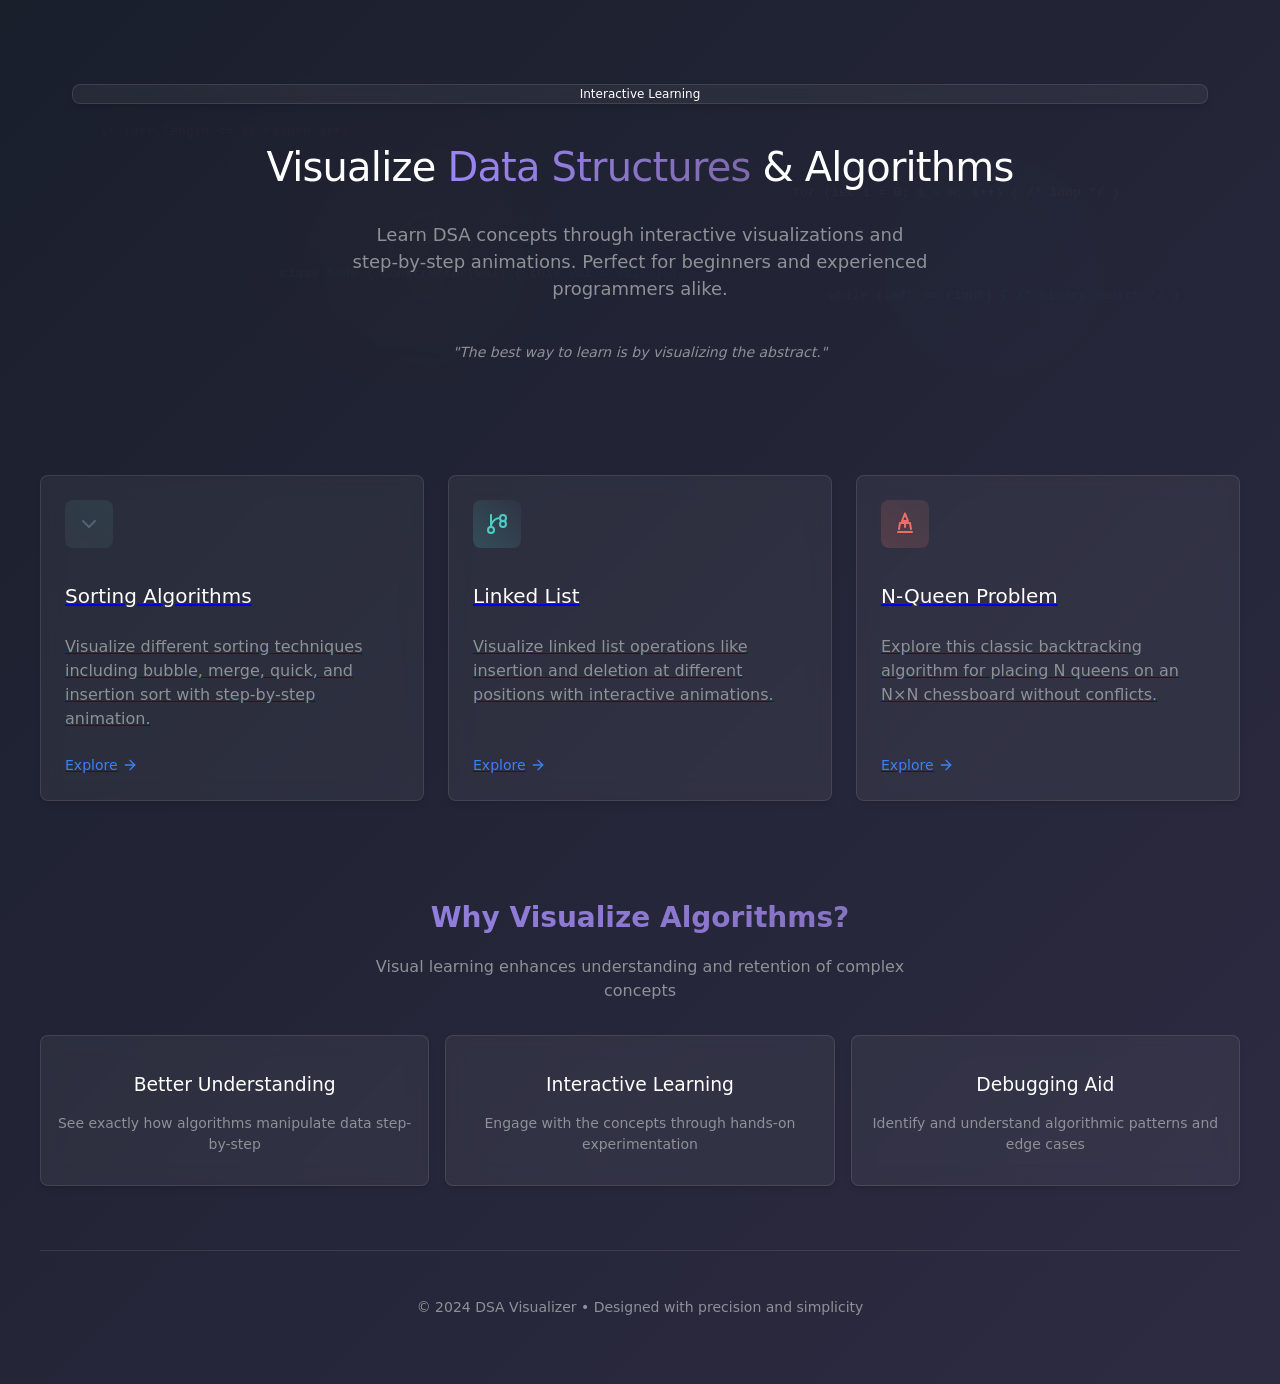
<file: index.html>
<!DOCTYPE html>
<html lang="en">
<head>
  <meta charset="UTF-8">
  <meta name="viewport" content="width=device-width, initial-scale=1.0">
  <title>DSA Visualizer</title>
  <link rel="stylesheet" href="visualizer-styles.css">
  <style>
    .hero-section {
      padding: 4rem 2rem;
      text-align: center;
      position: relative;
      overflow: hidden;
    }
    
    .hero-bg {
      position: absolute;
      inset: 0;
      z-index: -1;
      pointer-events: none;
      opacity: 0.2;
    }
    
    .hero-title {
      font-size: 2.5rem;
      font-weight: 500;
      margin-bottom: 1.5rem;
      letter-spacing: -0.02em;
    }
    
    .hero-description {
      max-width: 36rem;
      margin: 0 auto 2.5rem;
      color: var(--muted-foreground);
      font-size: 1.125rem;
    }
    
    .cards-container {
      display: grid;
      grid-template-columns: 1fr;
      gap: 1.5rem;
      margin-top: 3rem;
    }
    
    @media (min-width: 768px) {
      .cards-container {
        grid-template-columns: repeat(2, 1fr);
      }
    }
    
    @media (min-width: 1024px) {
      .cards-container {
        grid-template-columns: repeat(3, 1fr);
      }
    }
    
    .card {
      display: flex;
      flex-direction: column;
      padding: 1.5rem;
      transition: transform 0.3s ease, box-shadow 0.3s ease;
    }
    
    .card:hover {
      transform: translateY(-5px);
      box-shadow: 0 20px 25px -5px rgba(0, 0, 0, 0.2);
      border-color: rgba(255, 255, 255, 0.2);
    }
    
    .card-icon {
      background: rgba(255, 255, 255, 0.1);
      height: 3rem;
      width: 3rem;
      border-radius: 0.5rem;
      display: flex;
      align-items: center;
      justify-content: center;
      margin-bottom: 1rem;
    }
    
    .card-title {
      font-size: 1.25rem;
      font-weight: 500;
      margin-bottom: 0.5rem;
      color: white;
    }
    
    .card-description {
      color: var(--muted-foreground);
      margin-bottom: 1.5rem;
      flex-grow: 1;
    }
    
    .explore-link {
      display: flex;
      align-items: center;
      color: var(--primary);
      font-weight: 500;
      font-size: 0.875rem;
      text-decoration: none;
    }
    
    .explore-link:hover {
      text-decoration: underline;
    }

    .code-visual {
      position: absolute;
      font-family: monospace;
      opacity: 0.15;
      white-space: nowrap;
      pointer-events: none;
      animation: float 8s ease-in-out infinite;
    }

    @keyframes float {
      0%, 100% {
        transform: translateY(0) rotate(0deg);
      }
      50% {
        transform: translateY(-20px) rotate(2deg);
      }
    }

    @keyframes pulse-soft {
      0%, 100% {
        opacity: 0.2;
      }
      50% {
        opacity: 0.4;
      }
    }

    .animate-pulse-soft {
      animation: pulse-soft 3s ease-in-out infinite;
    }

    .bg-element {
      position: absolute;
      border-radius: 50%;
      filter: blur(60px);
      z-index: -1;
    }

    .benefits-section {
      margin-top: 6rem;
      text-align: center;
    }

    .benefit-cards {
      display: grid;
      grid-template-columns: 1fr;
      gap: 1rem;
      margin-top: 2rem;
    }
    
    @media (min-width: 768px) {
      .benefit-cards {
        grid-template-columns: repeat(3, 1fr);
      }
    }
    
    .footer {
      margin-top: 4rem;
      padding: 2rem 0;
      text-align: center;
      border-top: 1px solid rgba(255, 255, 255, 0.1);
    }
  </style>
</head>
<body>
  <div class="container">
    <!-- Hero Section -->
    <section class="hero-section animate-fade-in">
      <!-- Background Elements -->
      <div class="hero-bg">
        <!-- Floating Code -->
        <div class="code-visual" style="top: 15%; left: 10%; color: #FF6B6B;">function quickSort(arr) {</div>
        <div class="code-visual" style="top: 25%; left: 5%; color: #FF6B6B; animation-delay: 2s;">  if (arr.length &lt;= 1) return arr;</div>
        <div class="code-visual" style="top: 60%; left: 20%; color: #4ECDC4; animation-delay: 1s;">class Node { constructor(val) { this.val = val; } }</div>
        <div class="code-visual" style="top: 40%; right: 10%; color: #FFE66D; animation-delay: 3s;">for (let i = 0; i &lt; n; i++) { /* loop */ }</div>
        <div class="code-visual" style="bottom: 30%; right: 5%; color: #4ECDC4; animation-delay: 1.5s;">while (left &lt;= right) { /* binary search */ }</div>
        
        <!-- Background Shapes -->
        <div class="bg-element" style="width: 300px; height: 300px; top: 10%; left: 15%; background: rgba(255, 107, 107, 0.05); animation: pulse-soft 10s ease-in-out infinite;"></div>
        <div class="bg-element" style="width: 250px; height: 250px; top: 30%; right: 10%; background: rgba(78, 205, 196, 0.05); animation: pulse-soft 8s ease-in-out infinite; animation-delay: 2s;"></div>
        <div class="bg-element" style="width: 200px; height: 200px; bottom: 15%; left: 25%; background: rgba(255, 230, 109, 0.05); animation: pulse-soft 12s ease-in-out infinite; animation-delay: 1s;"></div>
      </div>
      
      <div>
        <div class="inline-block px-3 py-1 rounded-full glass-card text-xs font-medium mb-6 animate-pulse-soft">
          Interactive Learning
        </div>
        <h1 class="hero-title">
          Visualize <span class="text-gradient">Data Structures</span> & Algorithms
        </h1>
        <p class="hero-description">
          Learn DSA concepts through interactive visualizations and step-by-step animations. Perfect for beginners and experienced programmers alike.
        </p>
        
        <div class="text-sm text-muted" style="font-style: italic;">
          "The best way to learn is by visualizing the abstract."
        </div>
      </div>
    </section>

    <!-- Cards Grid -->
    <div class="cards-container">
      <!-- Sorting Card -->
      <a href="sorting-visualization.html" class="glass-card card">
        <div class="card-icon" style="background: linear-gradient(45deg, rgba(86, 98, 112, 0.2), rgba(78, 205, 196, 0.1));">
          <svg xmlns="http://www.w3.org/2000/svg" width="24" height="24" viewBox="0 0 24 24" fill="none" stroke="currentColor" stroke-width="2" stroke-linecap="round" stroke-linejoin="round" style="color: #556270;">
            <path d="M6 9l6 6 6-6"></path>
          </svg>
        </div>
        <h2 class="card-title">Sorting Algorithms</h2>
        <p class="card-description">
          Visualize different sorting techniques including bubble, merge, quick, and insertion sort with step-by-step animation.
        </p>
        <span class="explore-link">
          Explore
          <svg xmlns="http://www.w3.org/2000/svg" width="16" height="16" viewBox="0 0 24 24" fill="none" stroke="currentColor" stroke-width="2" stroke-linecap="round" stroke-linejoin="round" style="margin-left: 4px;">
            <path d="M5 12h14"></path>
            <path d="M12 5l7 7-7 7"></path>
          </svg>
        </span>
      </a>

      <!-- Linked List Card -->
      <a href="linkedlist-visualization.html" class="glass-card card">
        <div class="card-icon" style="background: linear-gradient(45deg, rgba(78, 205, 196, 0.2), rgba(85, 98, 112, 0.1));">
          <svg xmlns="http://www.w3.org/2000/svg" width="24" height="24" viewBox="0 0 24 24" fill="none" stroke="currentColor" stroke-width="2" stroke-linecap="round" stroke-linejoin="round" style="color: #4ECDC4;">
            <path d="M6 3v12"></path>
            <path d="M18 9a3 3 0 1 0 0-6 3 3 0 0 0 0 6z"></path>
            <path d="M6 21a3 3 0 1 0 0-6 3 3 0 0 0 0 6z"></path>
            <path d="M15 6a9 9 0 0 0-9 9"></path>
            <path d="M18 15a3 3 0 1 0 0-6 3 3 0 0 0 0 6z"></path>
          </svg>
        </div>
        <h2 class="card-title">Linked List</h2>
        <p class="card-description">
          Visualize linked list operations like insertion and deletion at different positions with interactive animations.
        </p>
        <span class="explore-link">
          Explore
          <svg xmlns="http://www.w3.org/2000/svg" width="16" height="16" viewBox="0 0 24 24" fill="none" stroke="currentColor" stroke-width="2" stroke-linecap="round" stroke-linejoin="round" style="margin-left: 4px;">
            <path d="M5 12h14"></path>
            <path d="M12 5l7 7-7 7"></path>
          </svg>
        </span>
      </a>

      <!-- N-Queen Card -->
      <a href="nqueen-visualization.html" class="glass-card card">
        <div class="card-icon" style="background: linear-gradient(45deg, rgba(236, 111, 102, 0.2), rgba(243, 161, 131, 0.1));">
          <svg xmlns="http://www.w3.org/2000/svg" width="24" height="24" viewBox="0 0 24 24" fill="none" stroke="currentColor" stroke-width="2" stroke-linecap="round" stroke-linejoin="round" style="color: #EC6F66;">
            <path d="M12 1.5L9 9h6z"></path>
            <path d="M5 20h14"></path>
            <path d="M6 17l1-6h10l1 6"></path>
            <path d="M12 11.5V15"></path>
          </svg>
        </div>
        <h2 class="card-title">N-Queen Problem</h2>
        <p class="card-description">
          Explore this classic backtracking algorithm for placing N queens on an N×N chessboard without conflicts.
        </p>
        <span class="explore-link">
          Explore
          <svg xmlns="http://www.w3.org/2000/svg" width="16" height="16" viewBox="0 0 24 24" fill="none" stroke="currentColor" stroke-width="2" stroke-linecap="round" stroke-linejoin="round" style="margin-left: 4px;">
            <path d="M5 12h14"></path>
            <path d="M12 5l7 7-7 7"></path>
          </svg>
        </span>
      </a>
    </div>

    <!-- Benefits Section -->
    <section class="benefits-section">
      <h2 class="text-gradient" style="font-size: 1.75rem; margin-bottom: 1rem;">Why Visualize Algorithms?</h2>
      <p class="text-muted" style="max-width: 36rem; margin: 0 auto;">
        Visual learning enhances understanding and retention of complex concepts
      </p>

      <div class="benefit-cards">
        <div class="glass-card p-4">
          <h3 class="mb-2 font-medium">Better Understanding</h3>
          <p class="text-muted text-sm">See exactly how algorithms manipulate data step-by-step</p>
        </div>
        <div class="glass-card p-4">
          <h3 class="mb-2 font-medium">Interactive Learning</h3>
          <p class="text-muted text-sm">Engage with the concepts through hands-on experimentation</p>
        </div>
        <div class="glass-card p-4">
          <h3 class="mb-2 font-medium">Debugging Aid</h3>
          <p class="text-muted text-sm">Identify and understand algorithmic patterns and edge cases</p>
        </div>
      </div>
    </section>

    <!-- Footer -->
    <footer class="footer">
      <p class="text-sm text-muted">© 2024 DSA Visualizer • Designed with precision and simplicity</p>
    </footer>
  </div>

  <script>
    // Add some interactivity to the homepage
    document.addEventListener('DOMContentLoaded', function() {
      // Make code elements float around slightly on mouse move
      const codeElements = document.querySelectorAll('.code-visual');
      document.addEventListener('mousemove', (e) => {
        const mouseX = e.clientX / window.innerWidth - 0.5;
        const mouseY = e.clientY / window.innerHeight - 0.5;
        
        codeElements.forEach((el, i) => {
          const factor = (i + 1) * 0.2;
          el.style.transform = `translate(${mouseX * 20 * factor}px, ${mouseY * 20 * factor}px) rotate(${mouseX * 5}deg)`;
        });
      });
      
      // Add staggered animation to cards
      const cards = document.querySelectorAll('.card');
      cards.forEach((card, i) => {
        card.style.opacity = '0';
        card.style.transform = 'translateY(20px)';
        setTimeout(() => {
          card.style.transition = 'all 0.5s ease';
          card.style.opacity = '1';
          card.style.transform = 'translateY(0)';
        }, 100 + i * 200);
      });
    });
  </script>
</body>
</html>
</file>
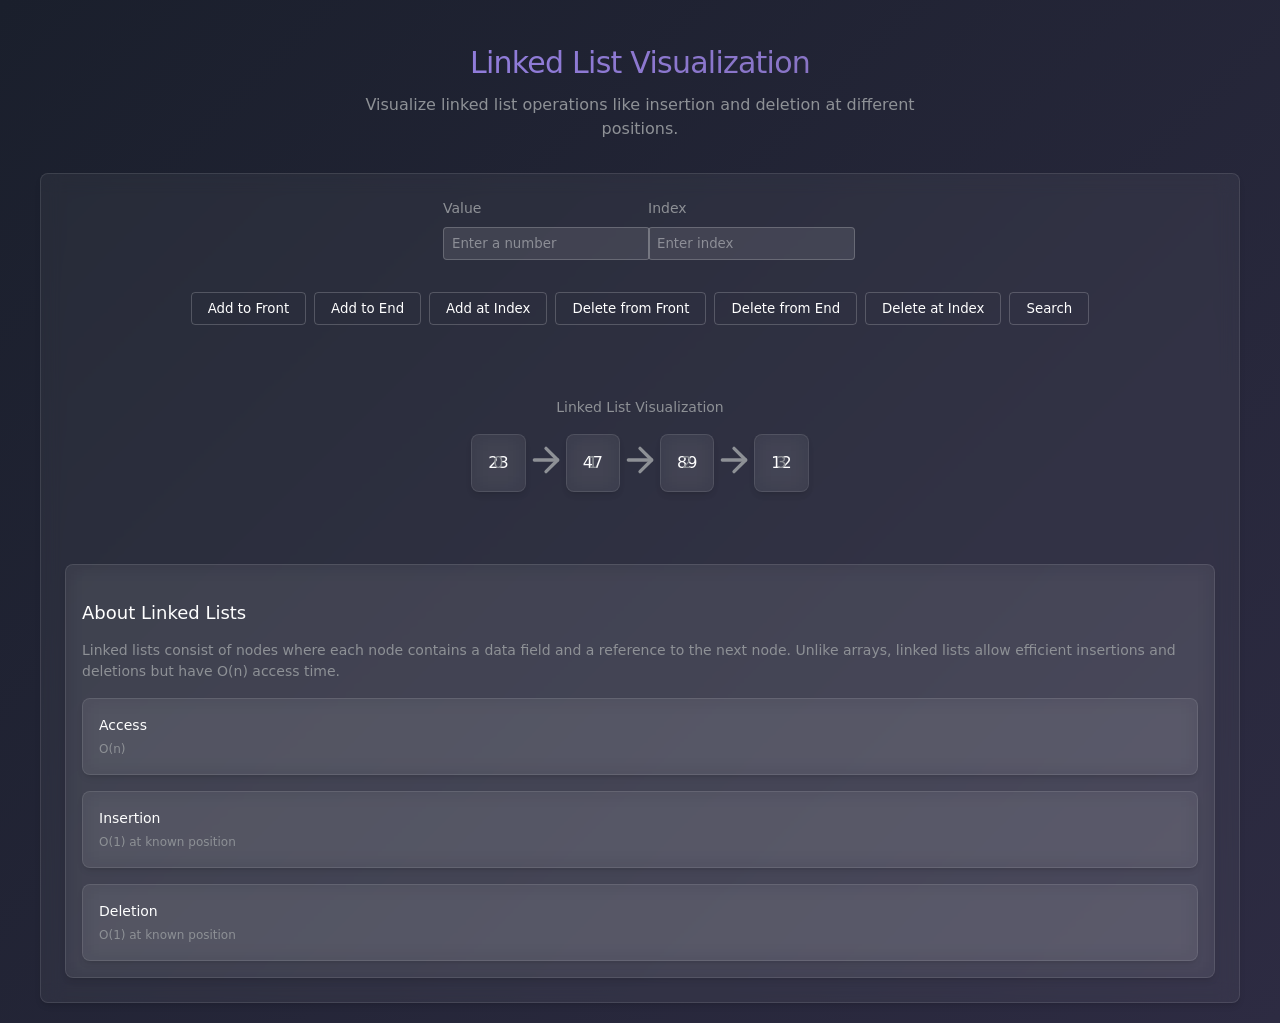
<file: linkedlist-visualization.html>
<!DOCTYPE html>
<html lang="en">
<head>
  <meta charset="UTF-8">
  <meta name="viewport" content="width=device-width, initial-scale=1.0">
  <title>Linked List Visualization</title>
  <link rel="stylesheet" href="visualizer-styles.css">
</head>
<body>
  <div class="container animate-fade-in">
    <div class="header">
      <h1 class="text-gradient">Linked List Visualization</h1>
      <p>Visualize linked list operations like insertion and deletion at different positions.</p>
    </div>

    <div class="glass-card p-6 rounded-lg">
      <div class="flex-col space-y-8">
        <!-- Input Controls -->
        <div class="flex flex-wrap gap-4 justify-center">
          <div class="flex flex-col space-y-2">
            <label class="label">Value</label>
            <input type="number" id="valueInput" class="input w-36" placeholder="Enter a number">
          </div>
          
          <div class="flex flex-col space-y-2">
            <label class="label">Index</label>
            <input type="number" id="indexInput" class="input w-36" placeholder="Enter index">
          </div>
        </div>
        
        <!-- Operation Buttons -->
        <div class="flex flex-wrap gap-2 justify-center">
          <button id="addFrontBtn" class="button button-outline">Add to Front</button>
          <button id="addEndBtn" class="button button-outline">Add to End</button>
          <button id="addIndexBtn" class="button button-outline">Add at Index</button>
          <button id="delFrontBtn" class="button button-outline">Delete from Front</button>
          <button id="delEndBtn" class="button button-outline">Delete from End</button>
          <button id="delIndexBtn" class="button button-outline">Delete at Index</button>
          <button id="searchBtn" class="button button-outline">Search</button>
        </div>
        
        <!-- Linked List Display -->
        <div class="py-10 px-4">
          <div class="text-sm text-muted mb-4 text-center">
            Linked List Visualization
          </div>
          
          <div id="linkedListContainer" class="flex flex-wrap justify-center items-center" >
            <!-- Nodes will be displayed here -->
          </div>
        </div>
        
        <!-- About Section -->
        <div class="glass-card p-4 rounded-lg mt-8">
          <h3 class="text-lg font-medium mb-2">About Linked Lists</h3>
          <p class="text-sm text-muted">
            Linked lists consist of nodes where each node contains a data field and a reference to the next node. Unlike arrays, linked lists allow efficient insertions and deletions but have O(n) access time.
          </p>
          <div class="grid grid-cols-1 sm:grid-cols-3 gap-4 mt-4">
            <div class="glass-card p-4 rounded-lg">
              <div class="text-sm font-medium mb-1">Access</div>
              <div class="text-xs text-muted">O(n)</div>
            </div>
            <div class="glass-card p-4 rounded-lg">
              <div class="text-sm font-medium mb-1">Insertion</div>
              <div class="text-xs text-muted">O(1) at known position</div>
            </div>
            <div class="glass-card p-4 rounded-lg">
              <div class="text-sm font-medium mb-1">Deletion</div>
              <div class="text-xs text-muted">O(1) at known position</div>
            </div>
          </div>
        </div>
      </div>
    </div>
  </div>

  <!-- Toast container for notifications -->
  <div id="toastContainer" class="toast-container"></div>

  <script src="linkedlist-visualization.js"></script>
</body>
</html>
</file>
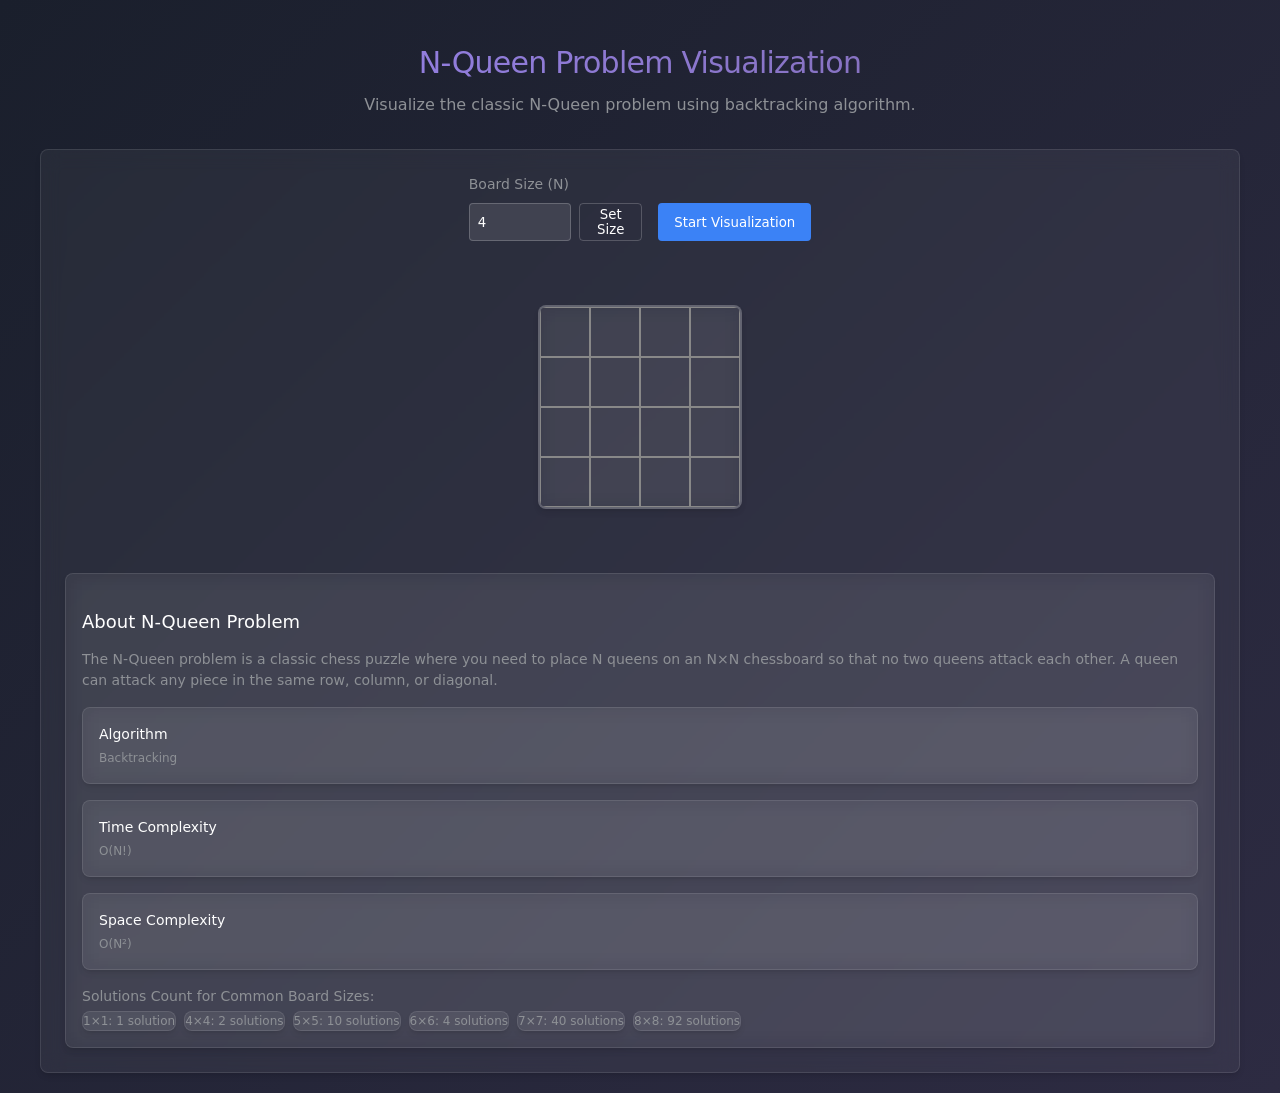
<file: nqueen-visualization.html>
<!DOCTYPE html>
<html lang="en">

<head>
    <meta charset="UTF-8">
    <meta name="viewport" content="width=device-width, initial-scale=1.0">
    <title>N-Queen Problem Visualization</title>
    <link rel="stylesheet" href="visualizer-styles.css">
    <style>
        /* Button height fixes */
        .input, .button {
            height: 38px;
            box-sizing: border-box;
        }

        /* Chess board styles */
        #chessBoard {
            display: grid;
            grid-template-columns: repeat(var(--board-size), 50px);
            grid-template-rows: repeat(var(--board-size), 50px);
            gap: 0;
            border: 2px solid rgba(255, 255, 255, 0.2);
        }

        .chess-cell {
            width: 50px;
            height: 50px;
            display: flex;
            justify-content: center;
            align-items: center;
            font-size: 1.4rem;
            font-weight: bold;
        }

        .chess-cell.white {
            background-color: rgba(240, 217, 181, 0.8);
            /* Light tile */
        }

        .chess-cell.black {
            background-color: rgba(181, 136, 99, 0.8);
            /* Dark tile */
        }
    </style>
</head>

<body>
    <div class="container animate-fade-in">
        <div class="header">
            <h1 class="text-gradient">N-Queen Problem Visualization</h1>
            <p>Visualize the classic N-Queen problem using backtracking algorithm.</p>
        </div>

        <div class="glass-card p-6 rounded-lg">
            <div class="flex-col space-y-8">
                <!-- Controls Panel -->
                <div class="flex flex-wrap gap-4 justify-center">
                    <div class="flex flex-col space-y-2">
                        <label class="label">Board Size (N)</label>
                        <div class="flex gap-2">
                            <input type="number" id="boardSizeInput" class="input" min="1" max="12" value="4"
                                placeholder="Enter board size">
                            <button id="setSizeBtn" class="button button-outline">Set Size</button>
                        </div>
                    </div>

                    <div class="flex items-end">
                        <button id="startVisualizationBtn" class="button button-default">Start Visualization</button>
                    </div>
                </div>

                <!-- Solution Navigator (Initially Hidden) -->
                <div id="solutionNavigator" class="flex justify-center gap-4 items-center" style="display: none;">
                    <button id="prevSolutionBtn" class="button button-outline">Previous</button>
                    <span id="solutionCounterText" class="text-sm text-muted">
                        Solution 1 of 1
                    </span>
                    <button id="nextSolutionBtn" class="button button-outline">Next</button>
                </div>

                <!-- Chess Board -->
                <div class="flex justify-center py-8">
                    <div id="chessBoard" class="glass-card rounded-lg overflow-hidden grid">
                        <!-- Chess cells will be generated here -->
                    </div>
                </div>

                <!-- About Section -->
                <div class="glass-card p-4 rounded-lg">
                    <h3 class="text-lg font-medium mb-2">About N-Queen Problem</h3>
                    <p class="text-sm text-muted">
                        The N-Queen problem is a classic chess puzzle where you need to place N queens on an N×N
                        chessboard so that no two queens attack each other. A queen can attack any piece in the same
                        row, column, or diagonal.
                    </p>
                    <div class="grid grid-cols-1 sm:grid-cols-3 gap-4 mt-4">
                        <div class="glass-card p-4 rounded-lg">
                            <div class="text-sm font-medium mb-1">Algorithm</div>
                            <div class="text-xs text-muted">Backtracking</div>
                        </div>
                        <div class="glass-card p-4 rounded-lg">
                            <div class="text-sm font-medium mb-1">Time Complexity</div>
                            <div class="text-xs text-muted">O(N!)</div>
                        </div>
                        <div class="glass-card p-4 rounded-lg">
                            <div class="text-sm font-medium mb-1">Space Complexity</div>
                            <div class="text-xs text-muted">O(N²)</div>
                        </div>
                    </div>

                    <div class="text-sm text-muted mt-4">
                        <div class="font-medium mb-1">Solutions Count for Common Board Sizes:</div>
                        <div class="flex flex-wrap gap-2 text-xs">
                            <span class="glass-card px-2 py-1 rounded">1×1: 1 solution</span>
                            <span class="glass-card px-2 py-1 rounded">4×4: 2 solutions</span>
                            <span class="glass-card px-2 py-1 rounded">5×5: 10 solutions</span>
                            <span class="glass-card px-2 py-1 rounded">6×6: 4 solutions</span>
                            <span class="glass-card px-2 py-1 rounded">7×7: 40 solutions</span>
                            <span class="glass-card px-2 py-1 rounded">8×8: 92 solutions</span>
                        </div>
                    </div>
                </div>
            </div>
        </div>
    </div>

    <!-- Toast container for notifications -->
    <div id="toastContainer" class="toast-container"></div>

    <script src="nqueen-visualization.js"></script>
</body>

</html>
</file>
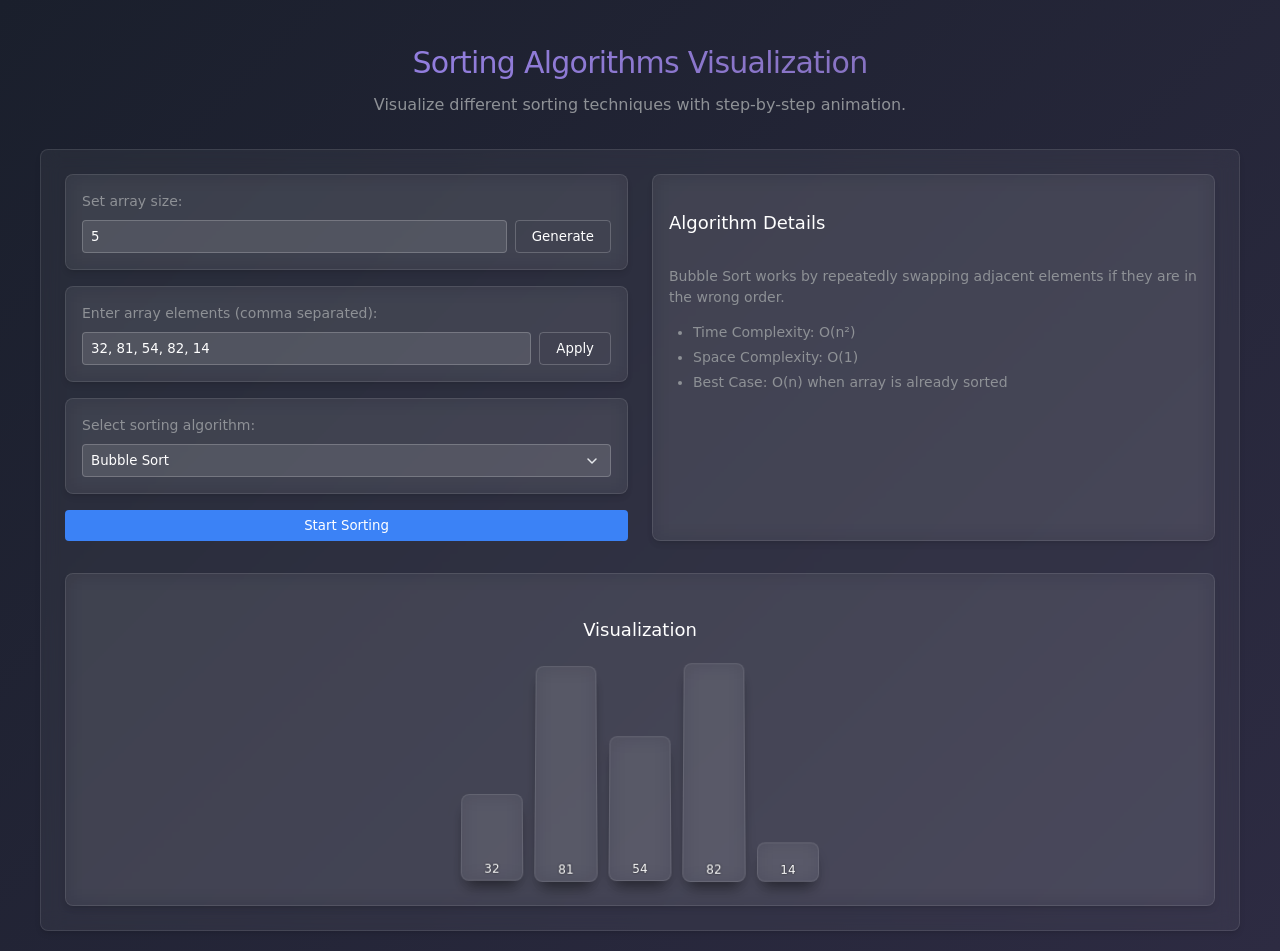
<file: sorting-visualization.html>
<!DOCTYPE html>
<html lang="en">
<head>
  <meta charset="UTF-8">
  <meta name="viewport" content="width=device-width, initial-scale=1.0">
  <title>Sorting Algorithm Visualization</title>
  <link rel="stylesheet" href="visualizer-styles.css">
</head>
<body>
  <div class="container animate-fade-in">
    <div class="header">
      <h1 class="text-gradient">Sorting Algorithms Visualization</h1>
      <p>Visualize different sorting techniques with step-by-step animation.</p>
    </div>

    <div class="glass-card p-6 rounded-lg">
      <div class="flex-col space-y-8">
        <div class="grid grid-cols-2">
          <!-- Controls Panel -->
          <div class="flex-col space-y-4">
            <!-- Array Size Input -->
            <div class="glass-card p-4 rounded-lg">
              <label class="label">Set array size:</label>
              <div class="flex gap-2">
                <input type="number" id="arraySizeInput" class="input" min="2" max="15" value="5" placeholder="Enter array size (2-15)">
                <button id="generateBtn" class="button button-outline">Generate</button>
              </div>
            </div>
            
            <!-- Custom Array Input -->
            <div class="glass-card p-4 rounded-lg">
              <label class="label">Enter array elements (comma separated):</label>
              <div class="flex gap-2">
                <input type="text" id="arrayElementsInput" class="input" placeholder="e.g., 64, 34, 25, 12, 22, 11, 90">
                <button id="applyBtn" class="button button-outline">Apply</button>
              </div>
            </div>
            
            <!-- Algorithm Selection -->
            <div class="glass-card p-4 rounded-lg">
              <label class="label">Select sorting algorithm:</label>
              <select id="algorithmSelect" class="select">
                <option value="bubble">Bubble Sort</option>
                <option value="selection">Selection Sort</option>
                <option value="insertion">Insertion Sort</option>
                <option value="quick">Quick Sort</option>
                <option value="merge">Merge Sort</option>
              </select>
            </div>
            
            <!-- Start Button -->
            <button id="startSortingBtn" class="button button-default w-full">Start Sorting</button>
          </div>

          <!-- Algorithm Details -->
          <div id="algorithmDetails" class="glass-card p-4 rounded-lg flex-col">
            <h3 class="text-lg font-medium mb-4">Algorithm Details</h3>
            <div id="algorithmDescription" class="text-sm text-muted">
              <!-- Algorithm details will be filled by JavaScript -->
            </div>
          </div>
        </div>
        
        <!-- Array Visualization -->
        <div class="glass-card p-6 rounded-lg">
          <h3 class="text-lg font-medium mb-4 text-center">Visualization</h3>
          <div id="arrayContainer" class="flex justify-center items-end h-64 gap-3">
            <!-- Array bars will be generated here -->
          </div>
        </div>
      </div>
    </div>
  </div>

  <!-- Toast container for notifications -->
  <div id="toastContainer" class="toast-container"></div>

  <script src="sorting-visualization.js"></script>
</body>
</html>
</file>
<file: visualizer-styles.css>
/* Global styles */
  :root {
      --primary: #3b82f6;
      --primary-hover: #2563eb;
      --success: #22c55e;
      --error: #ef4444;
      --warning: #f97316;
      --purple: #a855f7;
      --muted-foreground: #8E9196;
      --card-bg: rgba(255, 255, 255, 0.05);
      --card-border: rgba(255, 255, 255, 0.1);
    }
    
    body {
      font-family: system-ui, -apple-system, BlinkMacSystemFont, 'Segoe UI', Roboto, Oxygen,
        Ubuntu, Cantarell, 'Open Sans', 'Helvetica Neue', sans-serif;
      background: linear-gradient(135deg, #1A1F2C 0%, #2D2B42 100%);
      color: #fff;
      padding: 20px;
      margin: 0;
      min-height: 100vh;
      line-height: 1.5;
    }
    
    .animate-fade-in {
      animation: fadeIn 0.3s ease-out;
    }
    
    @keyframes fadeIn {
      from {
        opacity: 0;
        transform: translateY(10px);
      }
      to {
        opacity: 1;
        transform: translateY(0);
      }
    }
    
    @keyframes pulse {
      0%, 100% {
        opacity: 1;
      }
      50% {
        opacity: 0.7;
      }
    }
    
    .animate-pulse {
      animation: pulse 2s cubic-bezier(0.4, 0, 0.6, 1) infinite;
    }
    
    .glass-card {
      background: var(--card-bg);
      backdrop-filter: blur(10px);
      border: 1px solid var(--card-border);
      border-radius: 8px;
      box-shadow: 0 4px 6px -1px rgba(0, 0, 0, 0.1), 0 2px 4px -1px rgba(0, 0, 0, 0.06);
    }
    
    .text-gradient {
      background: linear-gradient(90deg, #9b87f5, #7E69AB);
      -webkit-background-clip: text;
      -webkit-text-fill-color: transparent;
      background-clip: text;
    }
    
    .container {
      max-width: 1200px;
      margin: 0 auto;
    }
    
    .header {
      margin-bottom: 2rem;
      text-align: center;
      animation: fadeIn 0.3s ease-out;
    }
    
    .header h1 {
      font-size: 1.875rem;
      font-weight: 500;
      letter-spacing: -0.025em;
      margin-bottom: 0.5rem;
    }
    
    .header p {
      color: var(--muted-foreground);
      max-width: 36rem;
      margin: 0 auto;
    }
    
    /* Layout */
    .grid {
      display: grid;
      gap: 1.5rem;
    }
    
    .grid-cols-2 {
      grid-template-columns: 1fr;
    }
    
    @media (min-width: 768px) {
      .grid-cols-2 {
        grid-template-columns: repeat(2, 1fr);
      }
    }
    
    .flex-col {
      display: flex;
      flex-direction: column;
    }
    
    .space-y-8 > * + * {
      margin-top: 2rem;
    }
    
    .space-y-4 > * + * {
      margin-top: 1rem;
    }
    
    .flex {
      display: flex;
    }
    
    .items-center {
      align-items: center;
    }
    
    .items-end {
      align-items: flex-end;
    }
    
    .justify-center {
      justify-content: center;
    }
    
    .justify-between {
      justify-content: space-between;
    }
    
    .gap-2 {
      gap: 0.5rem;
    }
    
    .gap-3 {
      gap: 0.75rem;
    }
    
    .gap-4 {
      gap: 1rem;
    }
    
    .flex-wrap {
      flex-wrap: wrap;
    }
    
    /* Form elements */
    .label {
      font-size: 0.875rem;
      color: var(--muted-foreground);
      margin-bottom: 0.5rem;
      display: block;
    }
    
    .input {
      width: 100%;
      padding: 0.5rem;
      background: rgba(255, 255, 255, 0.1);
      border: 1px solid rgba(255, 255, 255, 0.2);
      border-radius: 4px;
      color: white;
      font-family: inherit;
      transition: border-color 0.2s ease;
    }
    
    .input:focus {
      outline: none;
      border-color: var(--primary);
      box-shadow: 0 0 0 2px rgba(59, 130, 246, 0.3);
    }
    
    .input::placeholder {
      color: rgba(255, 255, 255, 0.4);
    }
    
    .input:disabled {
      opacity: 0.6;
      cursor: not-allowed;
    }
    
    .select {
      width: 100%;
      padding: 0.5rem;
      background: rgba(255, 255, 255, 0.1);
      border: 1px solid rgba(255, 255, 255, 0.2);
      border-radius: 4px;
      color: white;
      font-family: inherit;
      appearance: none;
      background-image: url("data:image/svg+xml;charset=utf-8,%3Csvg xmlns='http://www.w3.org/2000/svg' fill='none' viewBox='0 0 20 20'%3E%3Cpath stroke='%23e5e7eb' stroke-linecap='round' stroke-linejoin='round' stroke-width='1.5' d='m6 8 4 4 4-4'/%3E%3C/svg%3E");
      background-position: right 0.5rem center;
      background-repeat: no-repeat;
      background-size: 1.5em 1.5em;
      padding-right: 2.5rem;
    }
    
    .select:focus {
      outline: none;
      border-color: var(--primary);
      box-shadow: 0 0 0 2px rgba(59, 130, 246, 0.3);
    }
    
    .select:disabled {
      opacity: 0.6;
      cursor: not-allowed;
    }
    
    .button {
      display: inline-flex;
      align-items: center;
      justify-content: center;
      padding: 0.5rem 1rem;
      border-radius: 4px;
      font-weight: 500;
      cursor: pointer;
      transition: all 0.2s;
      border: none;
      color: white;
      font-family: inherit;
    }
    
    .button-default {
      background: var(--primary);
    }
    
    .button-default:hover {
      background: var(--primary-hover);
    }
    
    .button-outline {
      background: transparent;
      border: 1px solid rgba(255, 255, 255, 0.2);
    }
    
    .button-outline:hover {
      background: rgba(255, 255, 255, 0.1);
    }
    
    .button:disabled {
      opacity: 0.6;
      cursor: not-allowed;
    }
    
    /* Toast notifications */
    .toast-container {
      position: fixed;
      bottom: 20px;
      right: 20px;
      z-index: 9999;
      display: flex;
      flex-direction: column;
      gap: 10px;
    }
    
    .toast {
      padding: 12px 16px;
      border-radius: 4px;
      color: white;
      max-width: 300px;
      box-shadow: 0 4px 6px -1px rgba(0, 0, 0, 0.1), 0 2px 4px -1px rgba(0, 0, 0, 0.06);
      display: flex;
      align-items: center;
      animation: slideIn 0.3s ease;
      transform-origin: bottom right;
    }
    
    .toast-success {
      background: var(--success);
    }
    
    .toast-error {
      background: var(--error);
    }
    
    .toast-warning {
      background: var(--warning);
    }
    
    @keyframes slideIn {
      from {
        transform: translateX(100%);
        opacity: 0;
      }
      to {
        transform: translateX(0);
        opacity: 1;
      }
    }
    
    /* Utility classes */
    .mb-1 {
      margin-bottom: 0.25rem;
    }
    
    .mb-2 {
      margin-bottom: 0.5rem;
    }
    
    .mb-4 {
      margin-bottom: 1rem;
    }
    
    .mb-8 {
      margin-bottom: 2rem;
    }
    
    .mt-4 {
      margin-top: 1rem;
    }
    
    .mt-8 {
      margin-top: 2rem;
    }
    
    .text-sm {
      font-size: 0.875rem;
    }
    
    .text-xs {
      font-size: 0.75rem;
    }
    
    .text-lg {
      font-size: 1.125rem;
    }
    
    .text-center {
      text-align: center;
    }
    
    .font-medium {
      font-weight: 500;
    }
    
    .text-muted {
      color: var(--muted-foreground);
    }
    
    .p-4 {
      padding: 1rem;
    }
    
    .p-6 {
      padding: 1.5rem;
    }
    
    .py-8 {
      padding-top: 2rem;
      padding-bottom: 2rem;
    }
    
    .py-10 {
      padding-top: 2.5rem;
      padding-bottom: 2.5rem;
    }
    
    .px-4 {
      padding-left: 1rem;
      padding-right: 1rem;
    }
    
    .rounded-lg {
      border-radius: 0.5rem;
    }
    
    .w-full {
      width: 100%;
    }
    
    .relative {
      position: relative;
    }
    
    .absolute {
      position: absolute;
    }
    
    .inset-0 {
      top: 0;
      right: 0;
      bottom: 0;
      left: 0;
    }
    
    /* Tab system */
    .tabs {
      display: flex;
      border-bottom: 1px solid rgba(255, 255, 255, 0.1);
      margin-bottom: 1rem;
    }
    
    .tab {
      padding: 0.5rem 1rem;
      cursor: pointer;
      border-bottom: 2px solid transparent;
      color: var(--muted-foreground);
    }
    
    .tab.active {
      border-bottom: 2px solid var(--primary);
      color: white;
    }
    
    .tab-content {
      display: none;
    }
    
    .tab-content.active {
      display: block;
    }
    
    /* List styles */
    .list-disc {
      list-style-type: disc;
      padding-left: 1.5rem;
    }
    
    .space-y-1 > * + * {
      margin-top: 0.25rem;
    }
    
    /* Chess board for N-Queen */
    #chessBoard {
      overflow: hidden;
      display: grid;
      gap: 0;
      padding: 0;
      margin: 0 auto;
    }

    .chess-cell {
      box-sizing: border-box;
      transition: background-color 0.3s ease;
      width: 100%;
      height: 100%;
      display: flex;
      align-items: center;
      justify-content: center;
      position: relative;
      overflow: hidden;
      border: 1px solid #888;
    }
    
    
    .queen-icon {
      color: gold;
      text-shadow: 0 0 10px rgba(255, 215, 0, 0.8);
      position: absolute;
      top: 50%;
      left: 50%;
      transform: translate(-50%, -50%);
      max-width: 80%;
      max-height: 80%;
      font-size: 24px;
      line-height: 1;
    }
    
    /* Whitespace */
    .whitespace-nowrap {
      white-space: nowrap;
    }
    
    /* Fix for dropdown background to make content visible */
    select option {
      background-color: #2D2B42;
      color: white;
      padding: 8px;
    }
</file>
